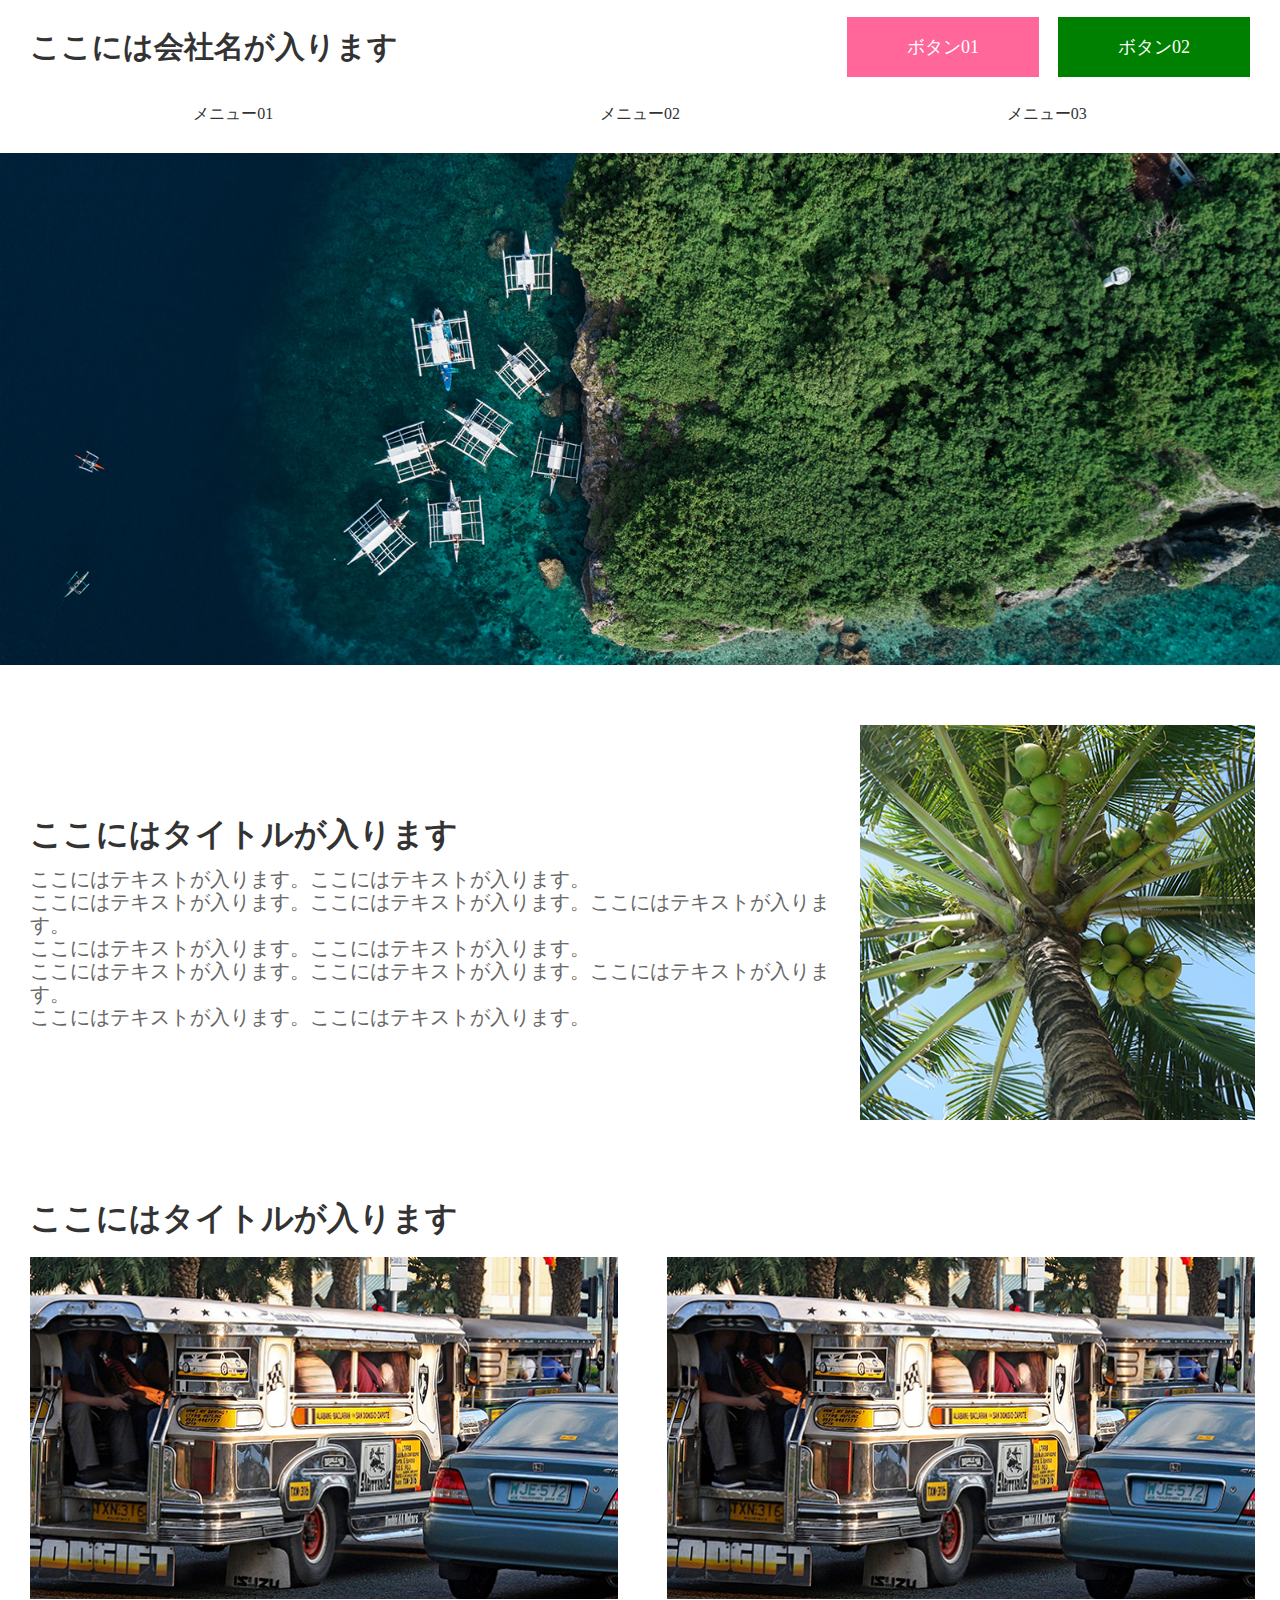
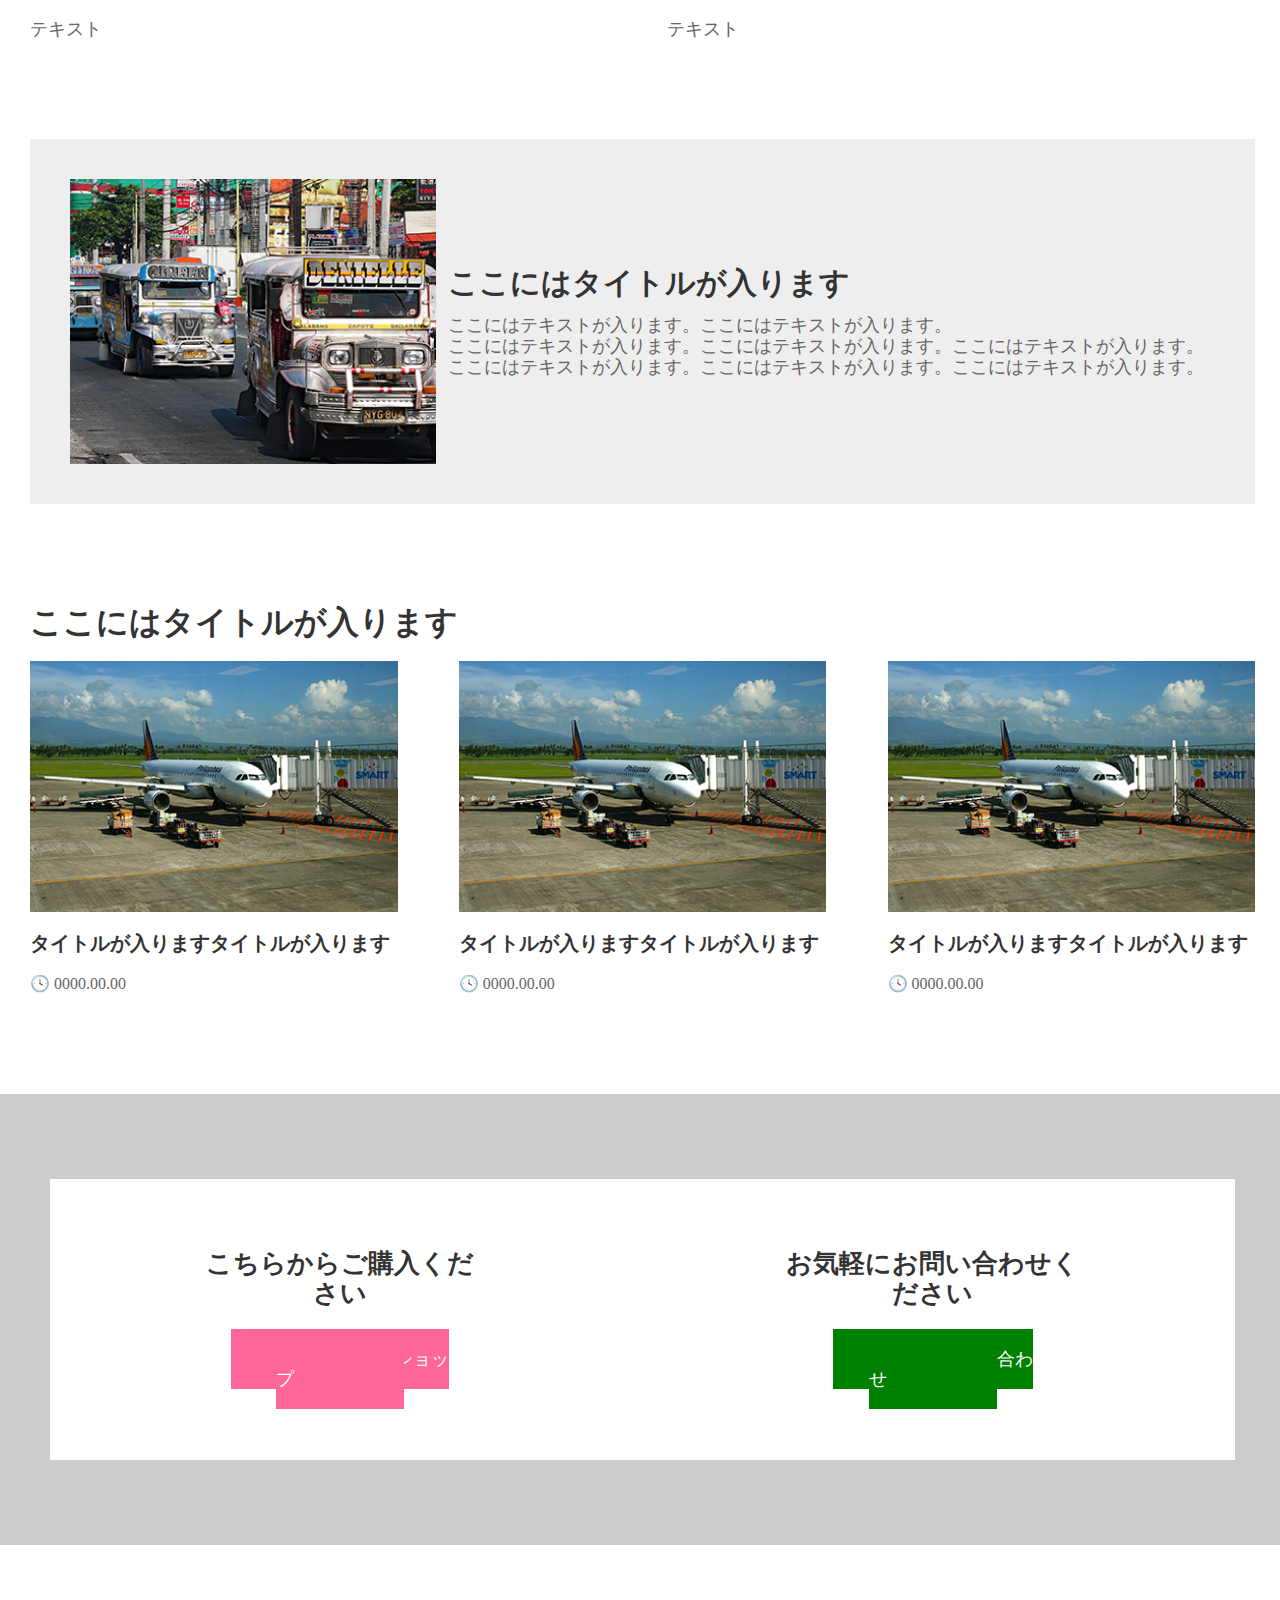
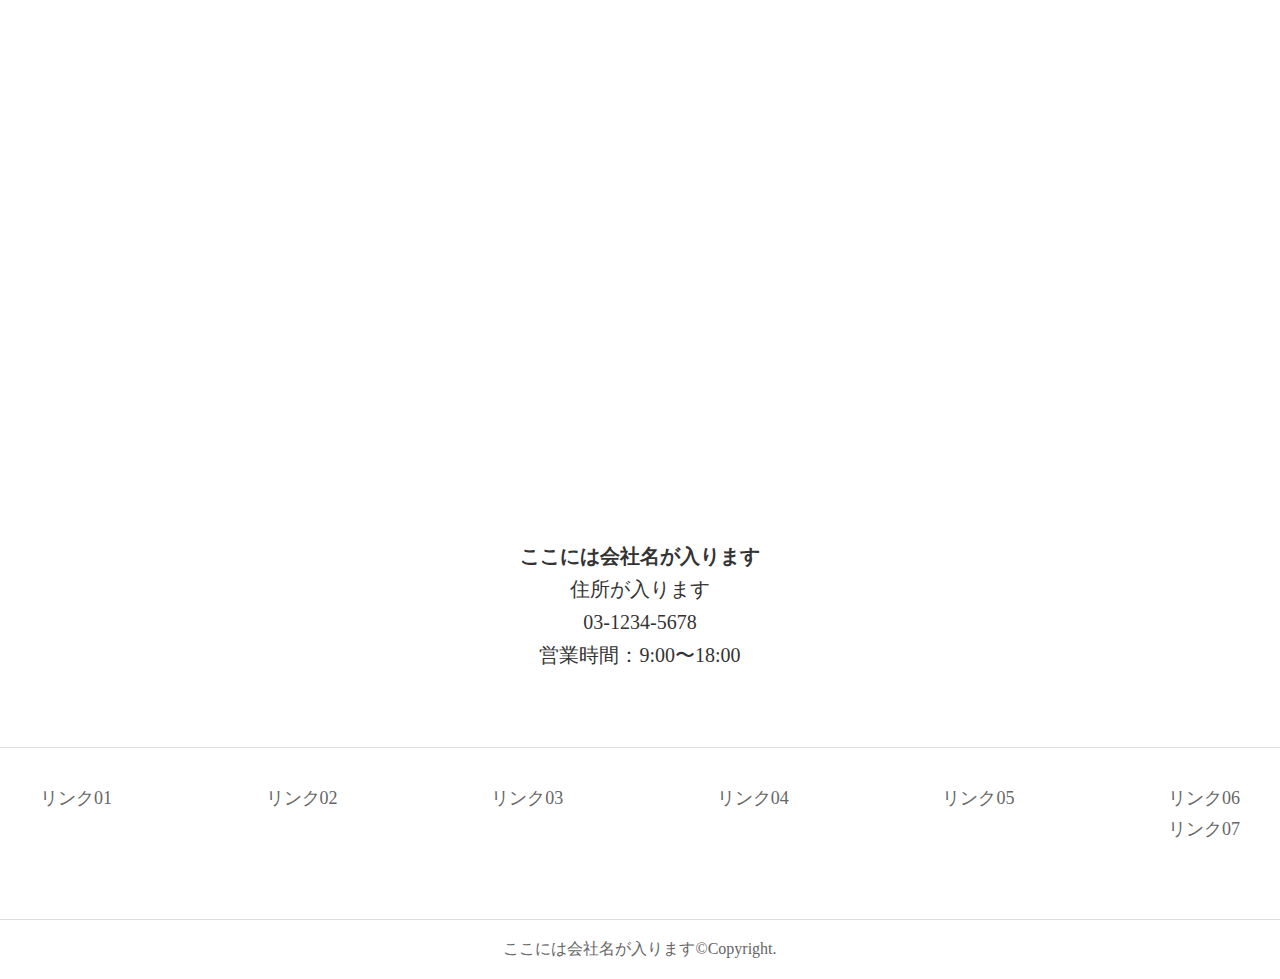
<file: index.html>
<!DOCTYPE html>
<html lang="ja">
<head>
  <meta charset="UTF-8">
  <meta name="viewport" content="width=device-width,initial-scale=1.0,maximum-scale=1.0,user-scalable=0">
  <title>TOPページ</title>
  <link rel="stylesheet" href="reset.css">
  <link rel="stylesheet" href="style.css">
</head>
<body>
  <header>
    <div class="header">
      <div class="head">
        <a href="index.html">
          <h1>ここには会社名が入ります</h1>
        </a>
        <div class="head_btn">
          <a href="#" class="head_btn_01">ボタン01</a>
          <a href="#" class="head_btn_02">ボタン02</a>
        </div>
      </div>
      <div class="head_nav">
        <ul class="head_nav_list">
          <li><a href="PHP" class="nav">メニュー01</a></li>
          <li><a href="#" class="nav">メニュー02</a></li>
          <li><a href="#" class="nav">メニュー03</a></li>
        </ul>
      </div>
    </div>
  </header>
  <div class="mv">
    <h1>
      <img src="img/mv.png" alt="">
    </h1>
  </div>
  <main>
    <section class="sec_01">
      <div class="wrapper">
        <div class="content_box">
          <div class="content_left">
            <h1>ここにはタイトルが入ります</h1>
            <p>ここにはテキストが入ります。ここにはテキストが入ります。<br>ここにはテキストが入ります。ここにはテキストが入ります。ここにはテキストが入ります。<br>ここにはテキストが入ります。ここにはテキストが入ります。<br>ここにはテキストが入ります。ここにはテキストが入ります。ここにはテキストが入ります。<br>ここにはテキストが入ります。ここにはテキストが入ります。</p>
          </div>
          <div class="content_right">
            <img src="img/img_01.png" alt="">
          </div>
        </div>
      </div>
    </section>
    <section class="sec_02">
      <div class="wrapper">
        <h1>ここにはタイトルが入ります</h1>
        <div class="content_02">
          <div class="content_img">
            <img src="img/img_02.png" alt="">
            <p>テキスト</p>
          </div>
          <div class="content_img">
            <img src="img/img_02.png" alt="">
            <p>テキスト</p>
          </div>
        </div>
      </div>
    </section>
    <section class="sec_03">
      <div class="wrapper">
        <div class="content_03">
          <div class="content_left">
            <img src="img/img_03.png" alt="">
          </div>
          <div class="content_right">
            <h1>ここにはタイトルが入ります</h1>
            <p>ここにはテキストが入ります。ここにはテキストが入ります。<br>ここにはテキストが入ります。ここにはテキストが入ります。ここにはテキストが入ります。<br>ここにはテキストが入ります。ここにはテキストが入ります。ここにはテキストが入ります。</p>
          </div>
        </div>
      </div>
    </section>
    <section class="sec_04">
      <div class="wrapper">
        <h1>ここにはタイトルが入ります</h1>
        <div class="content_04">
          <div class="content_box">
            <img src="img/img_04.png" alt="">
            <h3>タイトルが入りますタイトルが入ります</h3>
            <p>&#128339; 0000.00.00</p>
          </div>
          <div class="content_box">
            <img src="img/img_04.png" alt="">
            <h3>タイトルが入りますタイトルが入ります</h3>
            <p>&#128339; 0000.00.00</p>
          </div>
          <div class="content_box">
            <img src="img/img_04.png" alt="">
            <h3>タイトルが入りますタイトルが入ります</h3>
            <p>&#128339; 0000.00.00</p>
          </div>
        </div>
      </div>
    </section>
    <section class="service_btn">
      <div class="wrapper">
        <div class="service_box">
          <div class="shop_box">
            <h2>こちらからご購入ください</h2>
            <a href="#" class="shop_btn">ネットショップ</a>
          </div>
          <div class="contact_box">
            <h2>お気軽にお問い合わせください</h2>
            <a href="Contact_index.html" class="contact_btn">お問い合わせ</a>
          </div>
        </div>
      </div>
    </section>
    <section class="company_information">
      <div class="information">
        <h3>ここには会社名が入ります</h3>
        <p>住所が入ります</p>
        <p>03-1234-5678</p>
        <p>営業時間：9:00〜18:00</p>
      </div>
    </section>
    <section class="sec_link">
      <div class="link_01">
        <a href="#">リンク01</a>
        <a href="#">リンク02</a>
        <a href="#">リンク03</a>
        <a href="#">リンク04</a>
        <a href="#">リンク05</a>
        <div class="link_02">
          <a href="#" class="link_06">リンク06</a>
          <a href="#">リンク07</a>
        </div>
      </div>
      <div class="wrapper"></div>
    </section>
  </main>
  <footer>
    <p>ここには会社名が入ります©︎Copyright.</p>
  </footer>
</body>
</html>
</file>
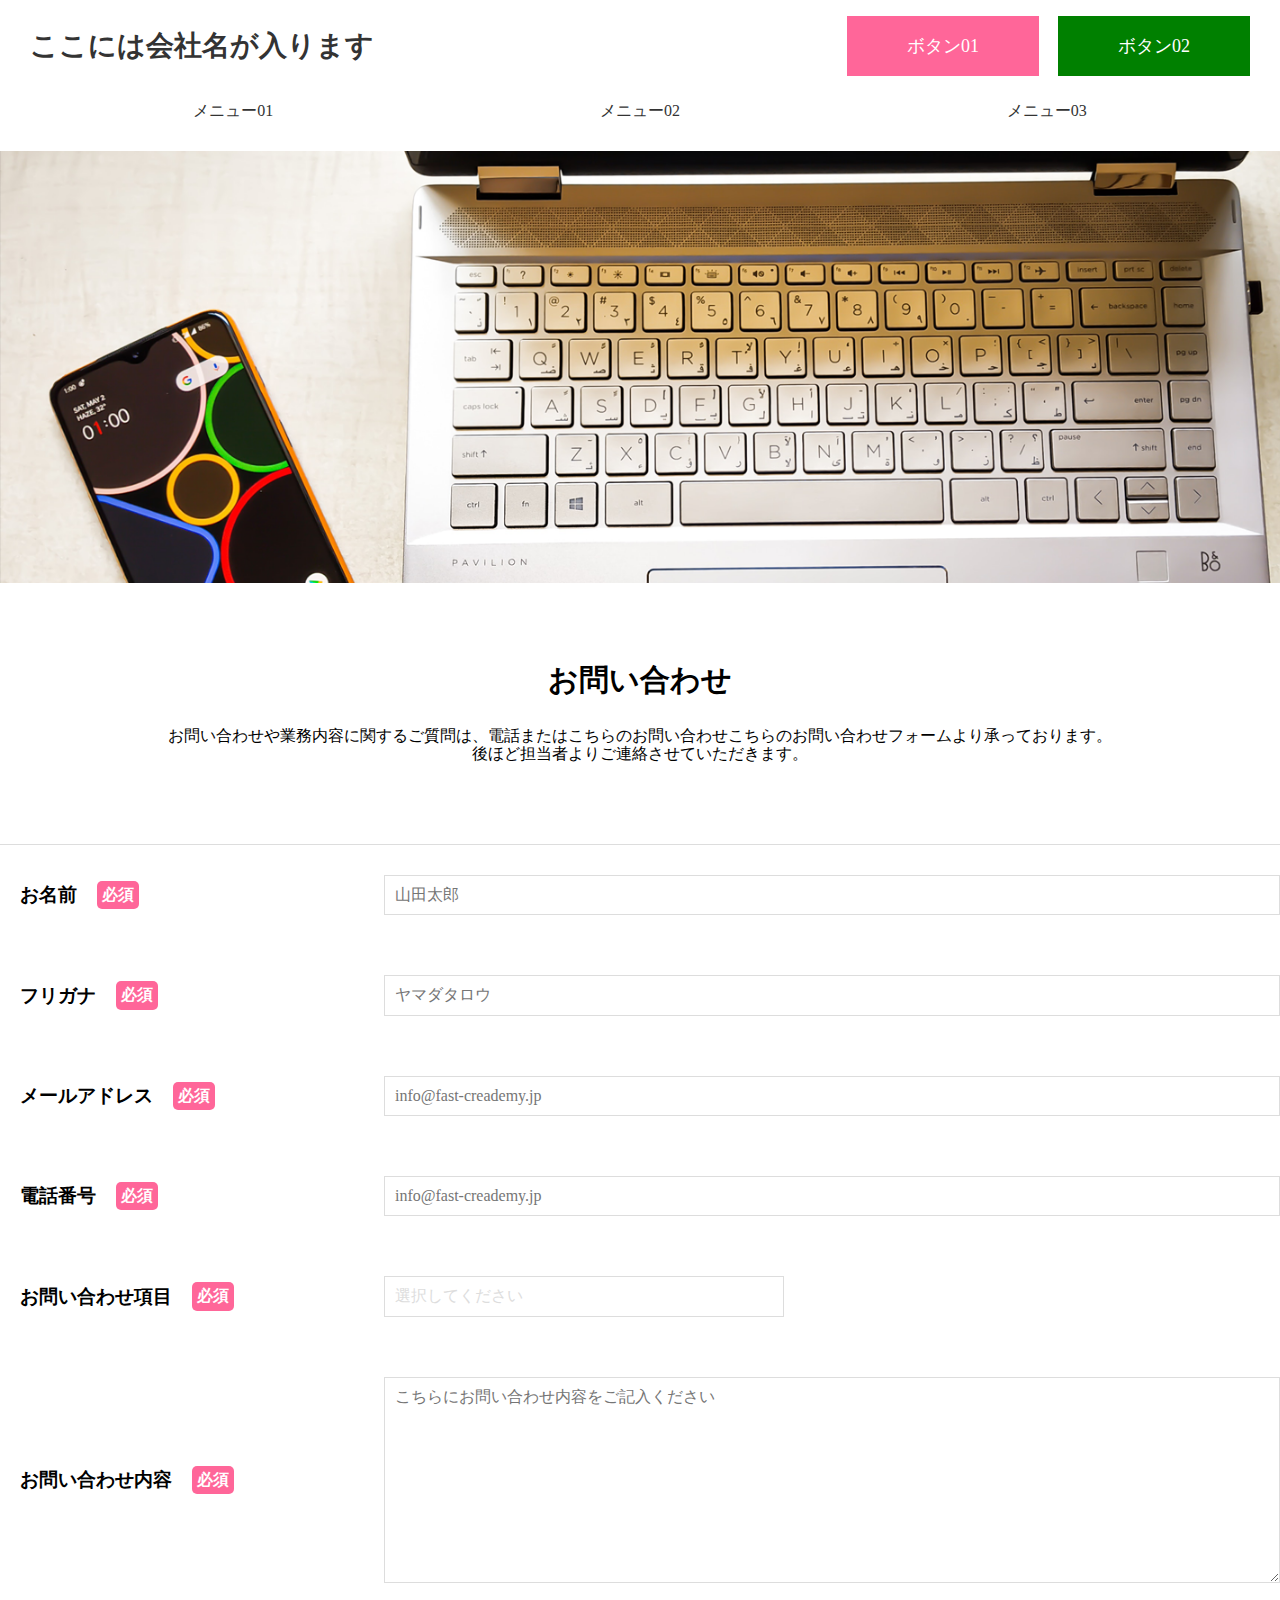
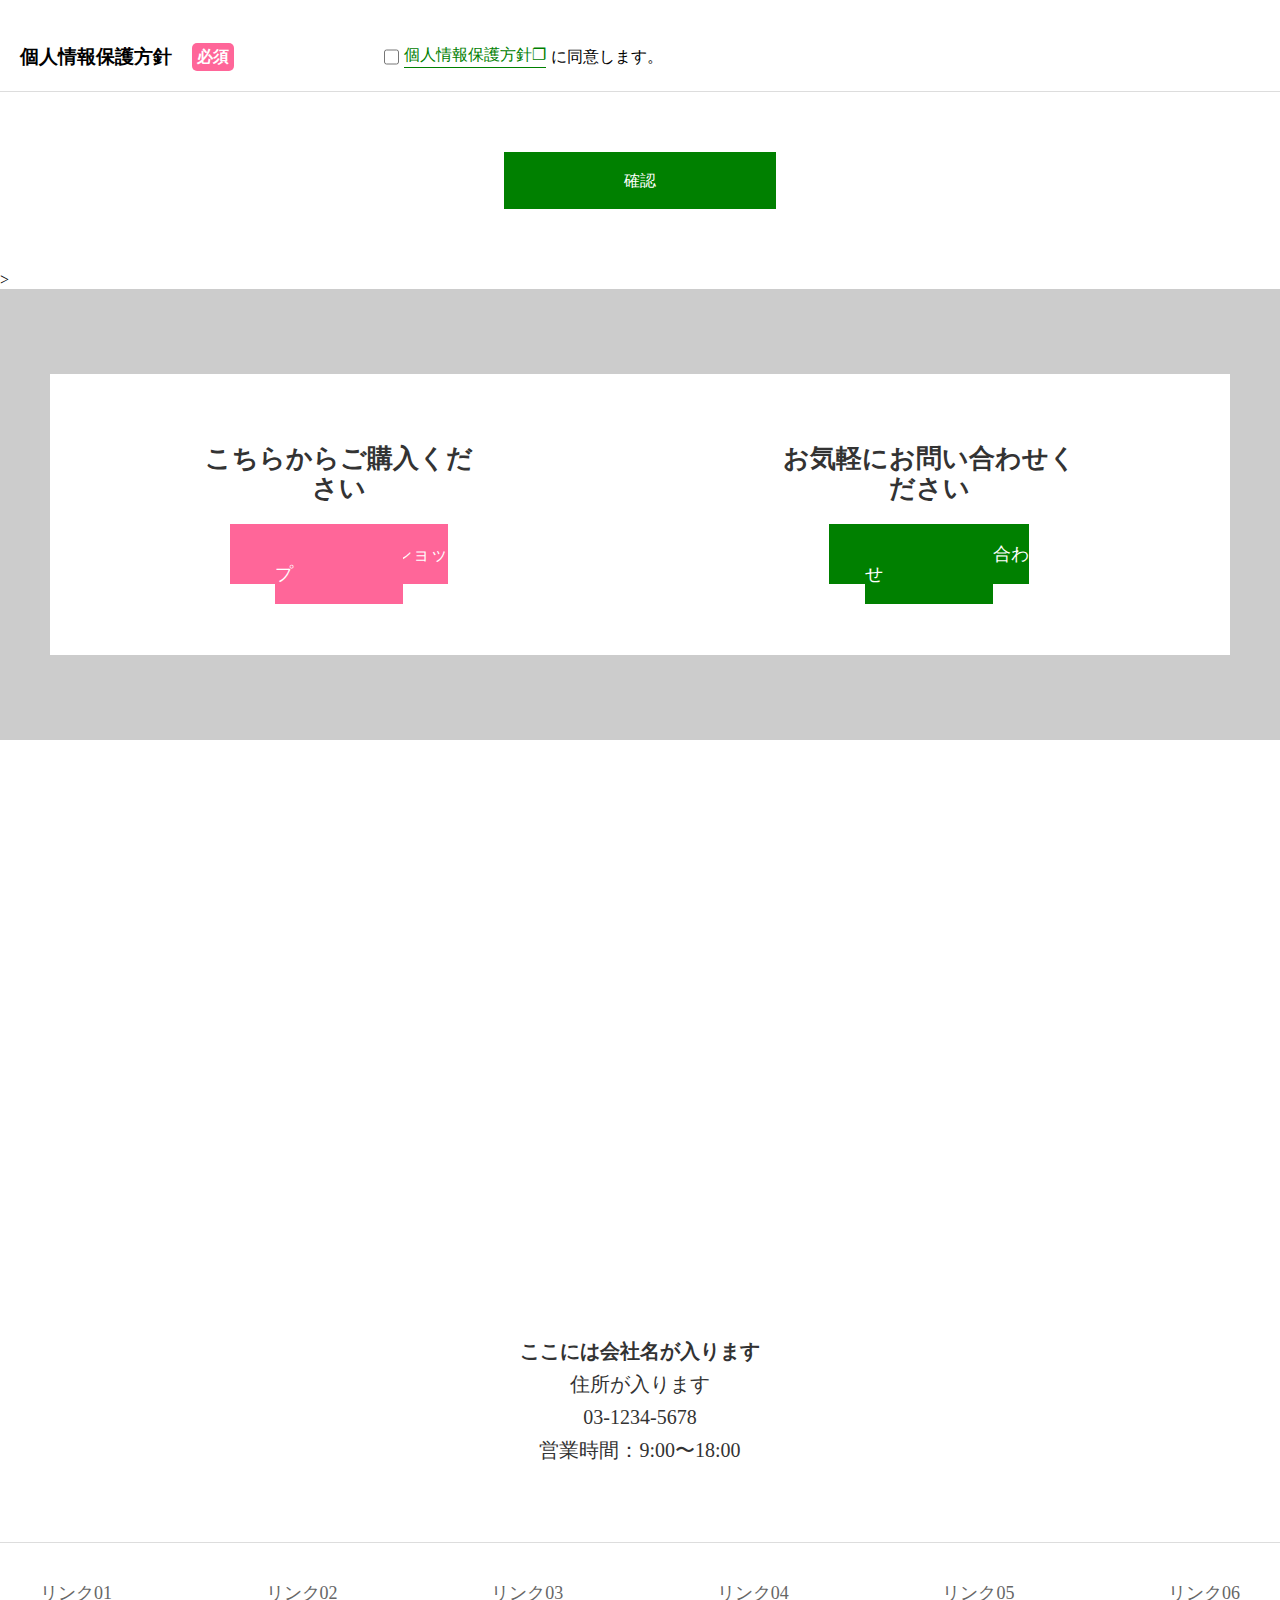
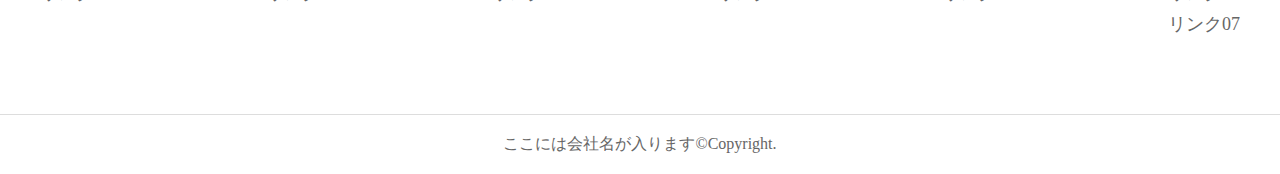
<file: Contact_index.html>
<!DOCTYPE html>
<html lang="ja">
<head>
  <meta charset="UTF-8">
  <meta name="viewport" content="width=device-width,initial-scale=1.0,maximum-scale=1.0,user-scalable=0">
  <title>contactページ</title>
  <link rel="stylesheet" href="reset.css">
  <link rel="stylesheet" href="Contact_style.css">
</head>
<body>
  <header>
    <div class="header">
      <div class="head">
        <a href="index.html">
          <h1>ここには会社名が入ります</h1>
        </a>
        <div class="head_btn">
          <a href="#" class="head_btn_01">ボタン01</a>
          <a href="#" class="head_btn_02">ボタン02</a>
        </div>
      </div>
      <div class="head_nav">
        <a href="#" class="nav">
          <ul>
            <li>メニュー01</li>
            <li>メニュー02</li>
            <li>メニュー03</li>
          </ul>
        </a>
    </div>
  </header>
</header>
<div class="mv">
  <h1>
    <img src="img/Contactmv.png" alt="">
  </h1>
</div>
<main>
  <div class="sec_description">
    <div class="wrapper">
     <div class="content">
      <h1>お問い合わせ</h1>
      <p>お問い合わせや業務内容に関するご質問は、電話またはこちらのお問い合わせこちらのお問い合わせフォームより承っております。<br>後ほど担当者よりご連絡させていただきます。</p>
     </div>
    </div>
  </div>
  <form action="">
    <div class="content_box">
      <div class="content_left">
        <h3 class="info">お名前</h3>
        <h3 class="required">必須</h3>
      </div>
      <div class="content_right">
        <input type="text" name="name" placeholder="山田太郎">
      </div>
    </div>
    <div class="content_box">
      <div class="content_left">
        <h3 class="info">フリガナ</h3>
        <h3 class="required">必須</h3>
      </div>
      <div class="content_right">
        <input type="text" name="kana" placeholder="ヤマダタロウ">
      </div>
    </div>
    <div class="content_box">
      <div class="content_left">
        <h3 class="info">メールアドレス</h3>
        <h3 class="required">必須</h3>
      </div>
      <div class="content_right">
        <input type="text" name="mail" placeholder="info@fast-creademy.jp">
      </div>
    </div>
    <div class="content_box">
      <div class="content_left">
        <h3 class="info">電話番号</h3>
        <h3 class="required">必須</h3>
      </div>
      <div class="content_right">
        <input type="text" name="phone" placeholder="info@fast-creademy.jp">
      </div>
    </div>
    <div class="content_box">
      <div class="content_left">
        <h3 class="info">お問い合わせ項目</h3>
        <h3 class="required">必須</h3>
      </div>
      <div class="content_right">
        <select>
          <option value="">選択してください</option>
        </select>
      </div>
    </div>
    <div class="content_box">
      <div class="content_left">
        <h3 class="info">お問い合わせ内容</h3>
        <h3 class="required">必須</h3>
      </div>
      <div class="content_right">
        <textarea name="contact" id="" cols="30" rows="10" placeholder="こちらにお問い合わせ内容をご記入ください"></textarea>
      </div>
    </div>
    <div class="content_box_02">
      <div class="content_left">
        <h3 class="info">個人情報保護方針</h3>
        <h3 class="required">必須</h3>
      </div>
      <div class="content_right_02">
        <input type="checkbox"> 
        <div class="privacy_policy">
          <a href="#">個人情報保護方針❐</a>
          <p>に同意します。</p>
        </div>
      </div>
    </div>
  </form>
  <section class="sec_confirmation">
    <div class="confirmation_btn">
      <a href="#">確認</a>
    </div>
  </section>>
  <section class="service_btn">
    <div class="wrapper">
      <div class="service_box">
        <div class="shop_box">
          <h2>こちらからご購入ください</h2>
          <a href="#" class="shop_btn">ネットショップ</a>
        </div>
        <div class="contact_box">
          <h2>お気軽にお問い合わせください</h2>
          <a href="#" class="contact_btn">お問い合わせ</a>
        </div>
      </div>
    </div>
  </section>
  <section class="company_information">
    <div class="information">
      <h3>ここには会社名が入ります</h3>
      <p>住所が入ります</p>
      <p>03-1234-5678</p>
      <p>営業時間：9:00〜18:00</p>
    </div>
  </section>
  <section class="sec_link">
    <div class="link_01">
      <a href="#">リンク01</a>
      <a href="#">リンク02</a>
      <a href="#">リンク03</a>
      <a href="#">リンク04</a>
      <a href="#">リンク05</a>
      <div class="link_02">
        <a href="#" class="link_06">リンク06</a>
        <a href="#">リンク07</a>
      </div>
    </div>
    <div class="wrapper"></div>
  </section>
</main>
<footer>
  <p>ここには会社名が入ります©︎Copyright.</p>
</footer>
</main>
</body>
</html>
</file>
<file: style.css>
.header {
  padding: 30px;
}

.head {
  display: flex;
  justify-content: space-between;
  align-items: center;
  margin-bottom: 40px;
}

.head h1 {
  font-size: 30px;
  color: #333333;
}

.head_btn_01 {
  color: #ffffff;
  background-color: #FF6699;
  font-size: 18px;
  padding: 20px 60px;
  margin-right: 15px;
}

.head_btn_02 {
  color: #ffffff;
  background-color: green;
  font-size: 18px;
  padding: 20px 60px;
}

.head_nav_list {
  display: flex;
  justify-content: space-around;
  font-size: 16px;
  color: #333333;
}

img {
  width: 100%;
}


.wrapper {
  max-width: 1440px;
  width: 100%;
  padding: 0 25px 0 30px;
}

.sec_01 {
  margin: 60px 0;
}

.sec_01 .content_box {
  width: 100%;
  display: flex;
  justify-content: space-between;
  align-items: center;
}

.sec_01 .content_left h1 {
  font-size: 32px;
  color: #333333;
  margin-bottom: 15px;
}

.sec_01 .content_left p {
  font-size: 20px;
  color: #666666;
}

.sec_02 {
  margin: 80px 0;
}

.sec_02 h1 {
  font-size: 32px;
  color: #333333;
  margin-bottom: 20px;
}

.content_02 {
  width: 100%;
  display: flex;
  justify-content: space-between;
}

.content_02 .content_img {
  width: 48%;
}

.content_img p {
  font-size: 18px;
  color: #666666;
  margin-top: 20px;
}

.sec_03 {
  margin: 100px 0 80px;
}

.content_03{
  display: flex;
  justify-content: space-between;
  align-items: center;
  background-color: #EEEEEE;
  padding: 40px;
}

.content_03 .content_left {
  width: 32%;
}

.content_03 .content_right {
  width: 67%;
}

.content_03 .content_right h1 {
  font-size: 30px;
  color: #333333;
  margin-bottom: 15px;
}

.content_03 .content_right p {
  font-size: 18px;
  color: #666666;
}

.sec_04 {
  margin: 100px 0;
}

.sec_04 h1 {
  font-size: 32px;
  color: #333333;
  margin-bottom: 20px;
}

.content_04 {
  display: flex;
  justify-content: space-between;
}

.content_04 .content_box {
  display: flex;
  flex-direction: column;
  width: 30%;
}

.content_04 .content_box h3 {
  color: #333333;
  margin: 20px 0;
  font-size: 20px;
}

.content_04 .content_box p {
  font-size: 16px;
  color: #666666;
}

.service_btn {
  background-color: #CCCCCC;
  padding: 25px 0;
}

.service_box {
  display: flex;
  justify-content: space-between;
  margin: 60px 20px;
}

.shop_box {
  background-color: white;
  padding: 70px 145px;
  text-align: center;
}

.contact_box {
  background-color: white;
  padding: 70px 145px;
  text-align: center;
}

.shop_box h2 {
  margin-bottom: 40px;
  font-size: 26px;
  color: #333333;
}

.shop_btn {
  padding: 20px 110px;
  background-color: #FF6699;
  color: #ffffff;
  margin-top: 20px;
  font-size: 18px;
}

.contact_box h2 {
  margin-bottom: 40px;
  font-size: 26px;
  color: #333333;
}

.contact_btn {
  padding: 20px 110px;
  background-color: green;
  color: #ffffff;
  margin-top: 20px;
  font-size: 18px;
}

.information {
  text-align: center;
  margin: 600px 0 80px;
}

.information h3 {
  color: #333333;
  font-size: 20px;
}

.information p {
  color: #333333;
  font-size: 20px;
  margin-top: 10px;
}

.link_01 {
  display: flex;
  justify-content: space-between;
  border-top: 1px solid #DDDDDD;
  border-bottom: 1px solid #DDDDDD;
  padding: 40px 40px 80px 40px;
}

.link_02 {
  display: flex;
  flex-direction: column;
}

.link_01 a {
  font-size: 18px;
  color: #666666;
}

.link_06 {
  margin-bottom: 10px;
}

footer p {
  text-align: center;
  margin: 20px 0;
  color: #666666;
}

@media only screen and (max-width:767px){
  .header {
    padding: 10px;
  }

  .head {
    margin-bottom: 20px
  }

  .head h1 {
    font-size: 14px;
  }

  .head_btn_01 {
    font-size: 8px;
    padding: 5px 10px;
    margin-right: 10px;
  }
  .head_btn_02 {
    font-size: 8px;
    padding: 5px 10px;
  }

  .head_nav_list {
    font-size: 8px;
  }

  .wrapper {
    width: 100%;
    padding: 0 10px;
  }

  .sec_01 {
    margin: 20px 0;
  }

  .content_box {
    display: flex;
    flex-direction: column;
  }

  .content_left {
    order: 2;
  }

  .sec_01 .content_left h1 {
    font-size: 16px;
  }

  .sec_01 .content_left p {
    font-size: 10px;
  }

  .content_right {
    order: 1;
    margin-bottom: 10px;
  }

  .content_right img {
    height: 250px;
    width: 400px;
  }

  .sec_02 {
    margin: 20px 0 0 0;
  }

  .sec_02 h1 {
    font-size: 16px;
    margin-bottom: 10px;
  }

  .content_02 {
    display: flex;
    flex-direction: column;
  }

  .content_02 .content_img {
    width: 100%;
  }

  .content_img p {
    font-size: 12px;
    margin: 10px 0 20px;
  }

  .sec_03 {
    margin: 0;
  }

  .content_03 {
    display: flex;
    flex-direction: column;
    padding: 10px;
  }

  .content_03 .content_left {
    order: 1;
    width: 100%;
  }

  .content_03 .content_right {
    order: 2;
    width: 100%;
  }

  .content_03 .content_right h1 {
    font-size: 18px;
    margin: 10px 0;
  }

  .content_03 .content_right p {
    font-size: 14px;
  }

  .sec_04 {
    margin: 20px 0;
  }

  .sec_04 h1 {
    font-size: 18px;
    margin-bottom: 10px;
  }

  .content_04 {
    display: flex;
    flex-direction: column;
  }

  .content_04 .content_box {
    width: 100%;
  }

  .content_04 .content_box h3 {
    font-size: 16px;
    margin: 10px 0;
  }

  .content_04 .content_box p {
    font-size: 12px;
    margin-bottom: 10px;
  }

  .service_box {
    display: flex;
    flex-direction: column;
    margin: 20px 10px;
  }

  .shop_box {
    padding: 20px 50px;
  }

  .shop_box h2 {
    font-size: 16px;
    margin-bottom: 20px;
  }

  .shop_btn {
    padding: 10px 30px;
    font-size: 14px;
  }
  .contact_box {
    padding: 20px 50px;
  }

  .contact_box h2 {
    font-size: 16px;
    margin-bottom: 20px;
  }

  .contact_btn {
    padding: 10px 30px;
    font-size: 14px;
  }

  .information {
    margin: 80px 0 20px 0;
  }

  .information h3 {
    font-size: 14px;
  }

  .information p {
    font-size: 12px;
  }

  .link_01 {
    padding: 20px 20px 30px 20px;
  }

  .link_01 a {
    font-size: 10px;
  }

  footer p {
    font-size: 10px;
    margin: 10px 0;
  }
}
</file>
<file: Contact_style.css>
.header {
  padding: 30px;
}

.head {
  display: flex;
  justify-content: space-between;
  align-items: center;
  margin-bottom: 40px;
}

.head h1 {
  font-size: 28px;
  color: #333333;
}

.head_btn_01 {
  color: #ffffff;
  background-color: #FF6699;
  font-size: 18px;
  padding: 20px 60px;
  margin-right: 15px;
}

.head_btn_02 {
  color: #ffffff;
  background-color: green;
  font-size: 18px;
  padding: 20px 60px;
}

.nav ul {
  display: flex;
  justify-content: space-around;
  font-size: 16px;
  color: #333333;
}

.img {
  width: 100%;
}

.mv img {
  width: 1440px;
}

.wrapper {
  max-width: 1440px;
  width: 100%;
  padding: 0 30px;
}

.sec_description {
  margin: 80px 0;
}

.sec_description .content {
  text-align: center;
}

.sec_description .content h1 {
  font-size: 30px;
  margin: 30px 0;
}

.sec_description .content p {
  font-size: 16px;
}

form {
  border-top: 1px solid #DDDDDD;
  border-bottom: 1px solid #DDDDDD;
  padding: 30px 0 0 0;
}

.content_box {
  display: flex;
  justify-content: space-between;
  margin-bottom: 60px
}

.content_box_02 {
  display: flex;
  justify-content: space-between;
  margin-bottom: 20px
}


.content_left {
  display: flex;
  align-items: center;
}

.info {
  margin: 0 20px;
}

.required {
  background-color: #FF6699;
  color: #ffffff;
  padding: 5px;
  border-radius: 5px;
  font-size: 16px;
}

.content_right {
  width: 70%;
}

input {
  border: 1px solid #DDDDDD;
  width: 100%;
  padding: 10px;
}

select {
  border: 1px solid #DDDDDD;
  width: 400px;
  padding: 10px;
  color: #DDDDDD;
}

textarea {
  border: 1px solid #DDDDDD;
  width: 100%;
  padding: 10px;
}

.content_right_02 {
  display: flex;
  width: 70%;
}

.privacy_policy {
  display: flex;
  align-items: center;
}

input[type=checkbox] {
  width: 15px;
}

.privacy_policy a {
  margin: 0 5px;
  color: green;
  border-bottom: 1px solid green;
  padding-bottom: 3px;
}

.sec_confirmation {
  margin: 80px 0;
}

.confirmation_btn {
  text-align: center;
}

.confirmation_btn a {
  background-color: green;
  color: #ffffff;
  padding: 20px 120px;
}

.service_btn {
  background-color: #CCCCCC;
  padding: 25px 0;
}

.service_box {
  display: flex;
  justify-content: space-between;
  margin: 60px 20px;
}

.shop_box {
  background-color: white;
  padding: 70px 145px;
  text-align: center;
}

.contact_box {
  background-color: white;
  padding: 70px 145px;
  text-align: center;
}

.shop_box h2 {
  margin-bottom: 40px;
  font-size: 26px;
  color: #333333;
}

.shop_btn {
  padding: 20px 110px;
  background-color: #FF6699;
  color: #ffffff;
  margin-top: 20px;
  font-size: 18px;
}

.contact_box h2 {
  margin-bottom: 40px;
  font-size: 26px;
  color: #333333;
}

.contact_btn {
  padding: 20px 110px;
  background-color: green;
  color: #ffffff;
  margin-top: 20px;
  font-size: 18px;
}

.information {
  text-align: center;
  margin: 600px 0 80px;
}

.information h3 {
  color: #333333;
  font-size: 20px;
}

.information p {
  color: #333333;
  font-size: 20px;
  margin-top: 10px;
}

.link_01 {
  display: flex;
  justify-content: space-between;
  border-top: 1px solid #DDDDDD;
  border-bottom: 1px solid #DDDDDD;
  padding: 40px 40px 80px 40px;
}

.link_02 {
  display: flex;
  flex-direction: column;
}

.link_01 a {
  font-size: 18px;
  color: #666666;
}

.link_06 {
  margin-bottom: 10px;
}

footer p {
  text-align: center;
  margin: 20px 0;
  color: #666666;
}

@media only screen and (max-width:767px){
  .header {
    padding: 10px;
  }

  .head {
    margin-bottom: 20px
  }

  .head h1 {
    font-size: 14px;
  }

  .head_btn_01 {
    font-size: 8px;
    padding: 5px 10px;
    margin-right: 10px;
  }
  .head_btn_02 {
    font-size: 8px;
    padding: 5px 10px;
  }

  .nav ul {
    font-size: 8px;
  }

  .mv img {
    width: 100%;
  }

  .wrapper {
    width: 100%;
    padding: 0 10px;
  }

  .sec_description {
    margin: 20px 0;
  }

  .sec_description .content h1 {
    font-size: 22px;
    margin: 20px 0;
  }

  .sec_description .content p {
    font-size: 12px;
  }

  .info {
    font-size: 18px;
  }

  .required {
    font-size: 14px;
  }

  input {
    font-size: 14px;
  }

  .content_box {
    display: flex;
    flex-direction: column;
    margin-bottom: 30px;
  }

.content_left {
  margin-bottom: 10px;
  }

  .content_right {
    width: 80%;
    margin-left: 20px;
  }

  select {
    width: 100%;
  }

  .content_box_02 {
    display: flex;
    flex-direction: column;
    margin-bottom: 10px;
  }

  .content_right_02 {
    margin-left: 20px;
  }

  input[type=checkbox] {
    width: 10px;
  }

  .sec_confirmation {
    margin: 50px 0;
  }

  .confirmation_btn a {
    padding: 20px 80px;
  }


  .service_box {
    display: flex;
    flex-direction: column;
    margin: 20px 10px;
  }

  .shop_box {
    padding: 20px 50px;
  }

  .shop_box h2 {
    font-size: 16px;
    margin-bottom: 20px;
  }

  .shop_btn {
    padding: 10px 30px;
    font-size: 14px;
  }
  .contact_box {
    padding: 20px 50px;
  }

  .contact_box h2 {
    font-size: 16px;
    margin-bottom: 20px;
  }

  .contact_btn {
    padding: 10px 30px;
    font-size: 14px;
  }

  .information {
    margin: 80px 0 20px 0;
  }

  .information h3 {
    font-size: 14px;
  }

  .information p {
    font-size: 12px;
  }

  .link_01 {
    padding: 20px 20px 30px 20px;
  }

  .link_01 a {
    font-size: 10px;
  }

  footer p {
    font-size: 10px;
    margin: 10px 0;
  }
}
</file>
